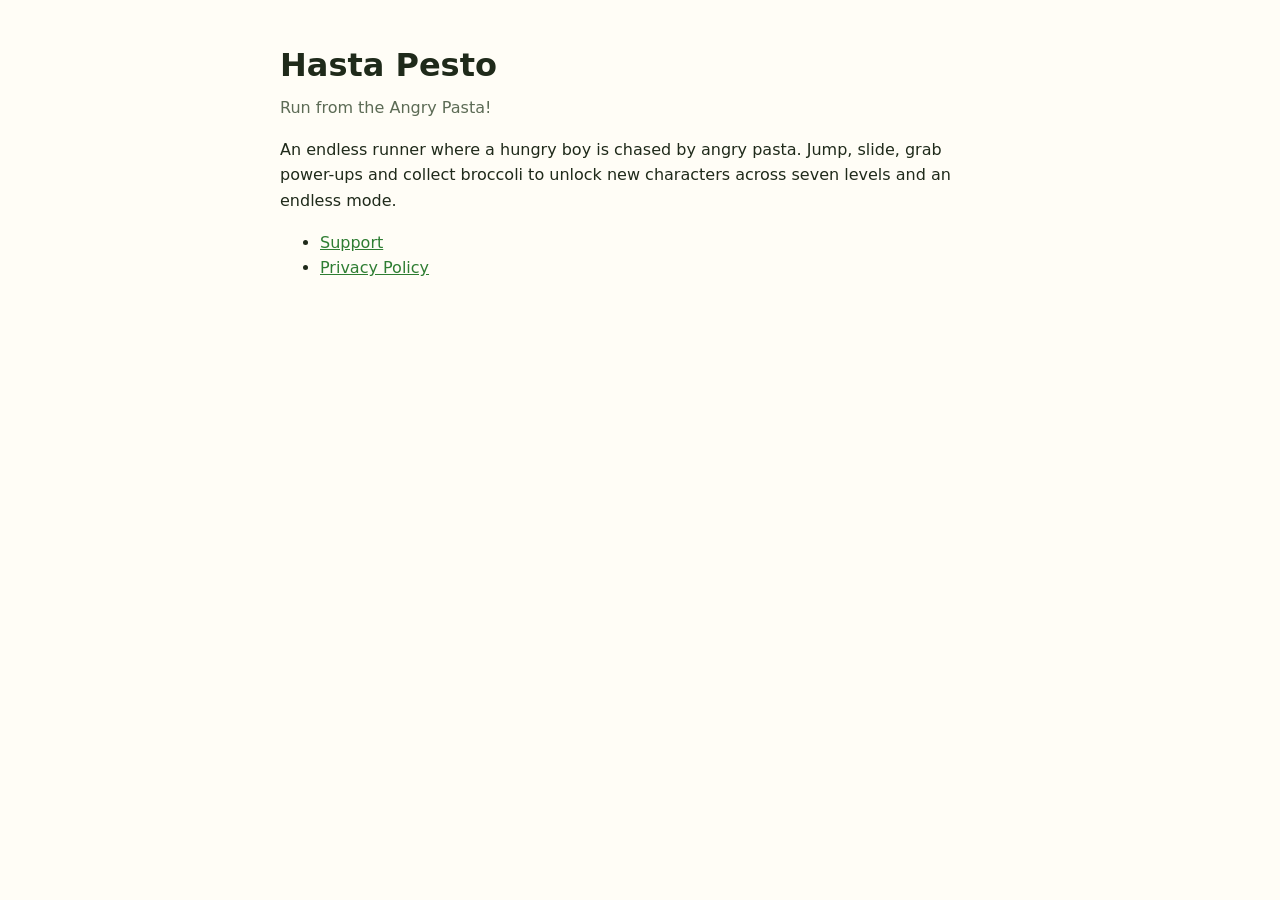
<file: index.html>
<!doctype html>
<html lang="en">
<head>
<meta charset="utf-8">
<meta name="viewport" content="width=device-width, initial-scale=1">
<title>Hasta Pesto</title>
<link rel="stylesheet" href="style.css">
</head>
<body>
<main>
<h1>Hasta Pesto</h1>
<p class="muted">Run from the Angry Pasta!</p>
<p>An endless runner where a hungry boy is chased by angry pasta. Jump, slide, grab power-ups and collect broccoli
to unlock new characters across seven levels and an endless mode.</p>
<ul>
<li><a href="support.html">Support</a></li>
<li><a href="privacy.html">Privacy Policy</a></li>
</ul>
</main>
</body>
</html>
</file>
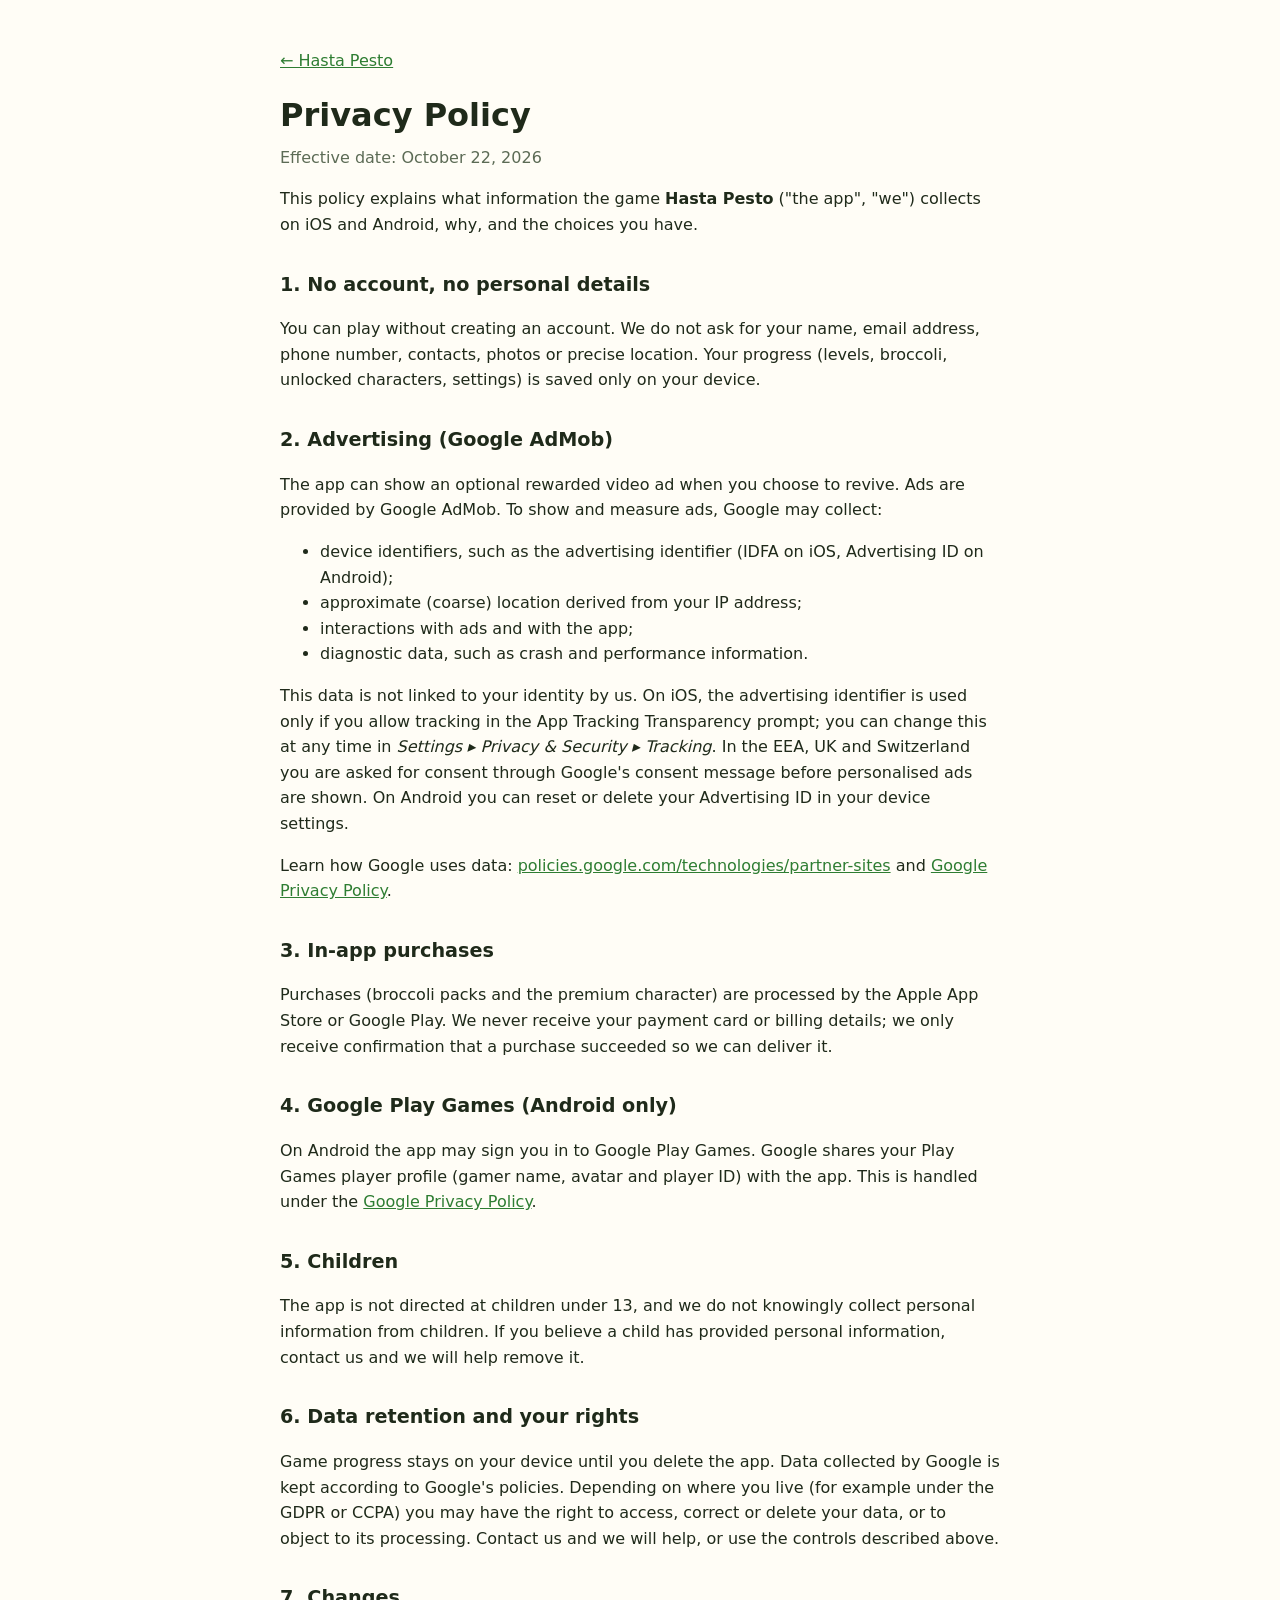
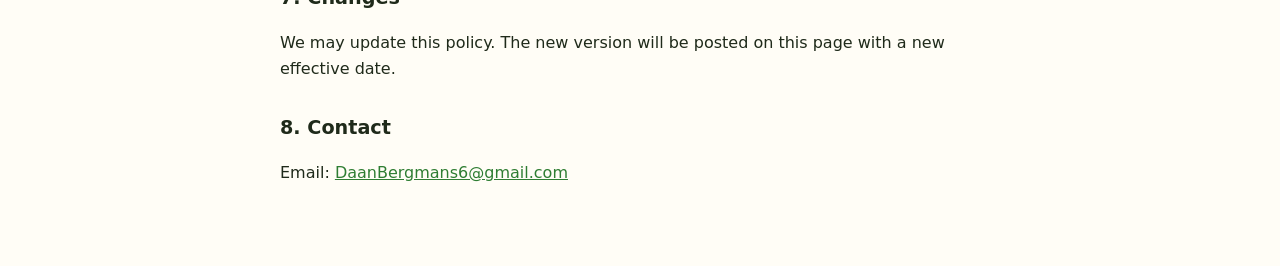
<file: privacy.html>
<!doctype html>
<html lang="en">
<head>
<meta charset="utf-8">
<meta name="viewport" content="width=device-width, initial-scale=1">
<title>Hasta Pesto – Privacy Policy</title>
<link rel="stylesheet" href="style.css">
</head>
<body>
<main>
<p><a href="index.html">&larr; Hasta Pesto</a></p>
<h1>Privacy Policy</h1>
<p class="muted">Effective date: October 22, 2026</p>

<p>This policy explains what information the game <strong>Hasta Pesto</strong> ("the app", "we") collects on iOS and Android,
why, and the choices you have.</p>

<h2>1. No account, no personal details</h2>
<p>You can play without creating an account. We do not ask for your name, email address, phone number, contacts, photos or precise location.
Your progress (levels, broccoli, unlocked characters, settings) is saved only on your device.</p>

<h2>2. Advertising (Google AdMob)</h2>
<p>The app can show an optional rewarded video ad when you choose to revive. Ads are provided by Google AdMob.
To show and measure ads, Google may collect:</p>
<ul>
<li>device identifiers, such as the advertising identifier (IDFA on iOS, Advertising ID on Android);</li>
<li>approximate (coarse) location derived from your IP address;</li>
<li>interactions with ads and with the app;</li>
<li>diagnostic data, such as crash and performance information.</li>
</ul>
<p>This data is not linked to your identity by us. On iOS, the advertising identifier is used only if you allow tracking in the
App Tracking Transparency prompt; you can change this at any time in <em>Settings ▸ Privacy &amp; Security ▸ Tracking</em>.
In the EEA, UK and Switzerland you are asked for consent through Google's consent message before personalised ads are shown.
On Android you can reset or delete your Advertising ID in your device settings.</p>
<p>Learn how Google uses data: <a href="https://policies.google.com/technologies/partner-sites">policies.google.com/technologies/partner-sites</a>
and <a href="https://policies.google.com/privacy">Google Privacy Policy</a>.</p>

<h2>3. In-app purchases</h2>
<p>Purchases (broccoli packs and the premium character) are processed by the Apple App Store or Google Play.
We never receive your payment card or billing details; we only receive confirmation that a purchase succeeded so we can deliver it.</p>

<h2>4. Google Play Games (Android only)</h2>
<p>On Android the app may sign you in to Google Play Games. Google shares your Play Games player profile (gamer name, avatar and player ID)
with the app. This is handled under the <a href="https://policies.google.com/privacy">Google Privacy Policy</a>.</p>

<h2>5. Children</h2>
<p>The app is not directed at children under 13, and we do not knowingly collect personal information from children.
If you believe a child has provided personal information, contact us and we will help remove it.</p>

<h2>6. Data retention and your rights</h2>
<p>Game progress stays on your device until you delete the app. Data collected by Google is kept according to Google's policies.
Depending on where you live (for example under the GDPR or CCPA) you may have the right to access, correct or delete your data,
or to object to its processing. Contact us and we will help, or use the controls described above.</p>

<h2>7. Changes</h2>
<p>We may update this policy. The new version will be posted on this page with a new effective date.</p>

<h2>8. Contact</h2>
<p>Email: <a href="mailto:DaanBergmans6@gmail.com">DaanBergmans6@gmail.com</a></p>
</main>
</body>
</html>
</file>
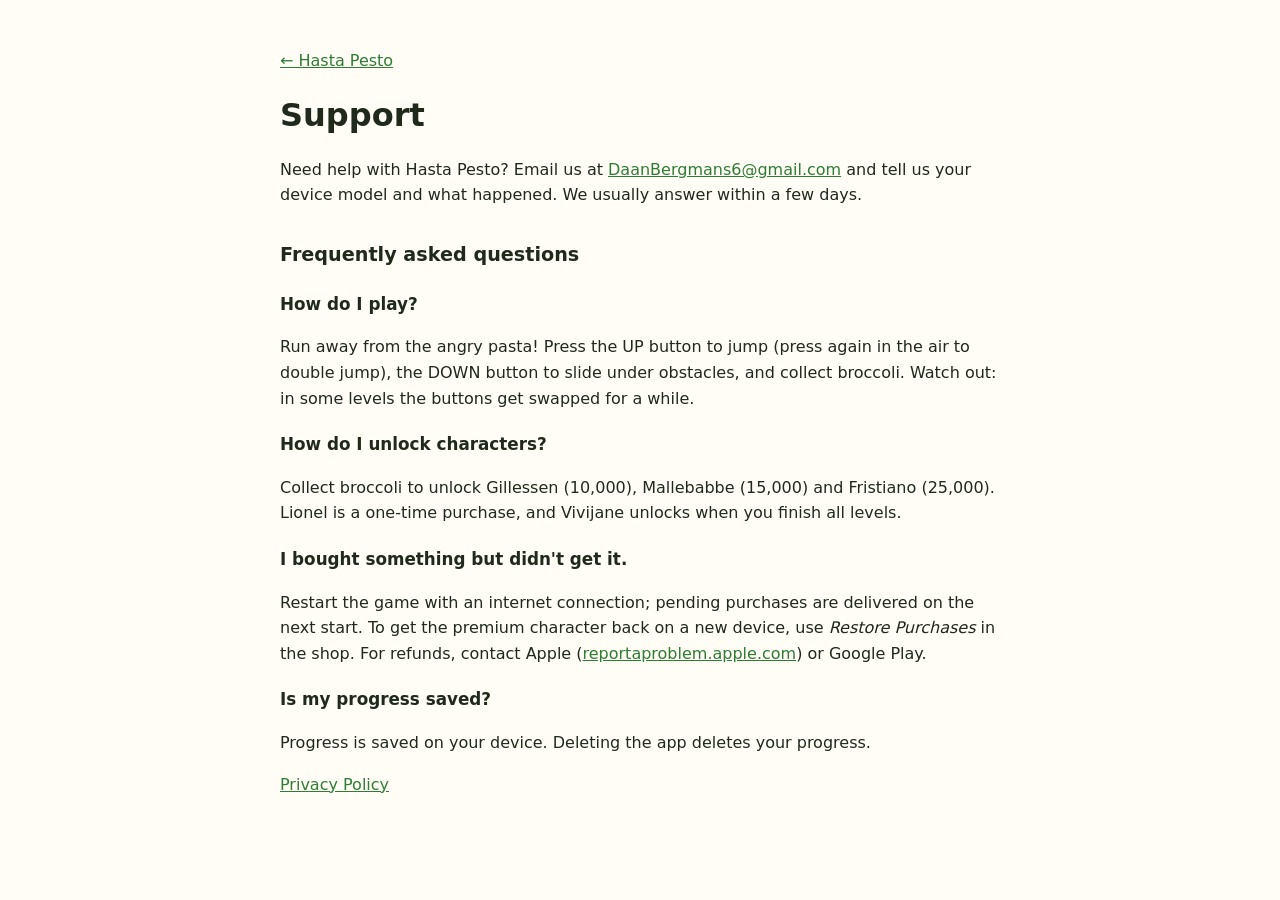
<file: support.html>
<!doctype html>
<html lang="en">
<head>
<meta charset="utf-8">
<meta name="viewport" content="width=device-width, initial-scale=1">
<title>Hasta Pesto – Support</title>
<link rel="stylesheet" href="style.css">
</head>
<body>
<main>
<p><a href="index.html">&larr; Hasta Pesto</a></p>
<h1>Support</h1>
<p>Need help with Hasta Pesto? Email us at <a href="mailto:DaanBergmans6@gmail.com">DaanBergmans6@gmail.com</a>
and tell us your device model and what happened. We usually answer within a few days.</p>

<h2>Frequently asked questions</h2>
<h3>How do I play?</h3>
<p>Run away from the angry pasta! Press the UP button to jump (press again in the air to double jump), the DOWN button
to slide under obstacles, and collect broccoli. Watch out: in some levels the buttons get swapped for a while.</p>

<h3>How do I unlock characters?</h3>
<p>Collect broccoli to unlock Gillessen (10,000), Mallebabbe (15,000) and Fristiano (25,000). Lionel is a one-time purchase,
and Vivijane unlocks when you finish all levels.</p>

<h3>I bought something but didn't get it.</h3>
<p>Restart the game with an internet connection; pending purchases are delivered on the next start.
To get the premium character back on a new device, use <em>Restore Purchases</em> in the shop.
For refunds, contact Apple (<a href="https://reportaproblem.apple.com">reportaproblem.apple.com</a>) or Google Play.</p>

<h3>Is my progress saved?</h3>
<p>Progress is saved on your device. Deleting the app deletes your progress.</p>

<p><a href="privacy.html">Privacy Policy</a></p>
</main>
</body>
</html>
</file>
<file: style.css>
:root { --bg: #fffdf6; --fg: #1f2a1a; --muted: #5c6b55; --link: #2e7d32; }
@media (prefers-color-scheme: dark) { :root { --bg: #141a12; --fg: #e8eee4; --muted: #a3b09c; --link: #8bd18f; } }
body { margin: 0; background: var(--bg); color: var(--fg); font: 16px/1.6 system-ui, -apple-system, "Segoe UI", sans-serif; }
main { max-width: 720px; margin: 0 auto; padding: 32px 16px 64px; }
h1 { margin: 8px 0 4px; }
h2 { margin-top: 32px; font-size: 1.2em; }
h3 { margin-top: 20px; font-size: 1.05em; }
a { color: var(--link); }
.muted { color: var(--muted); margin-top: 0; }
</file>
